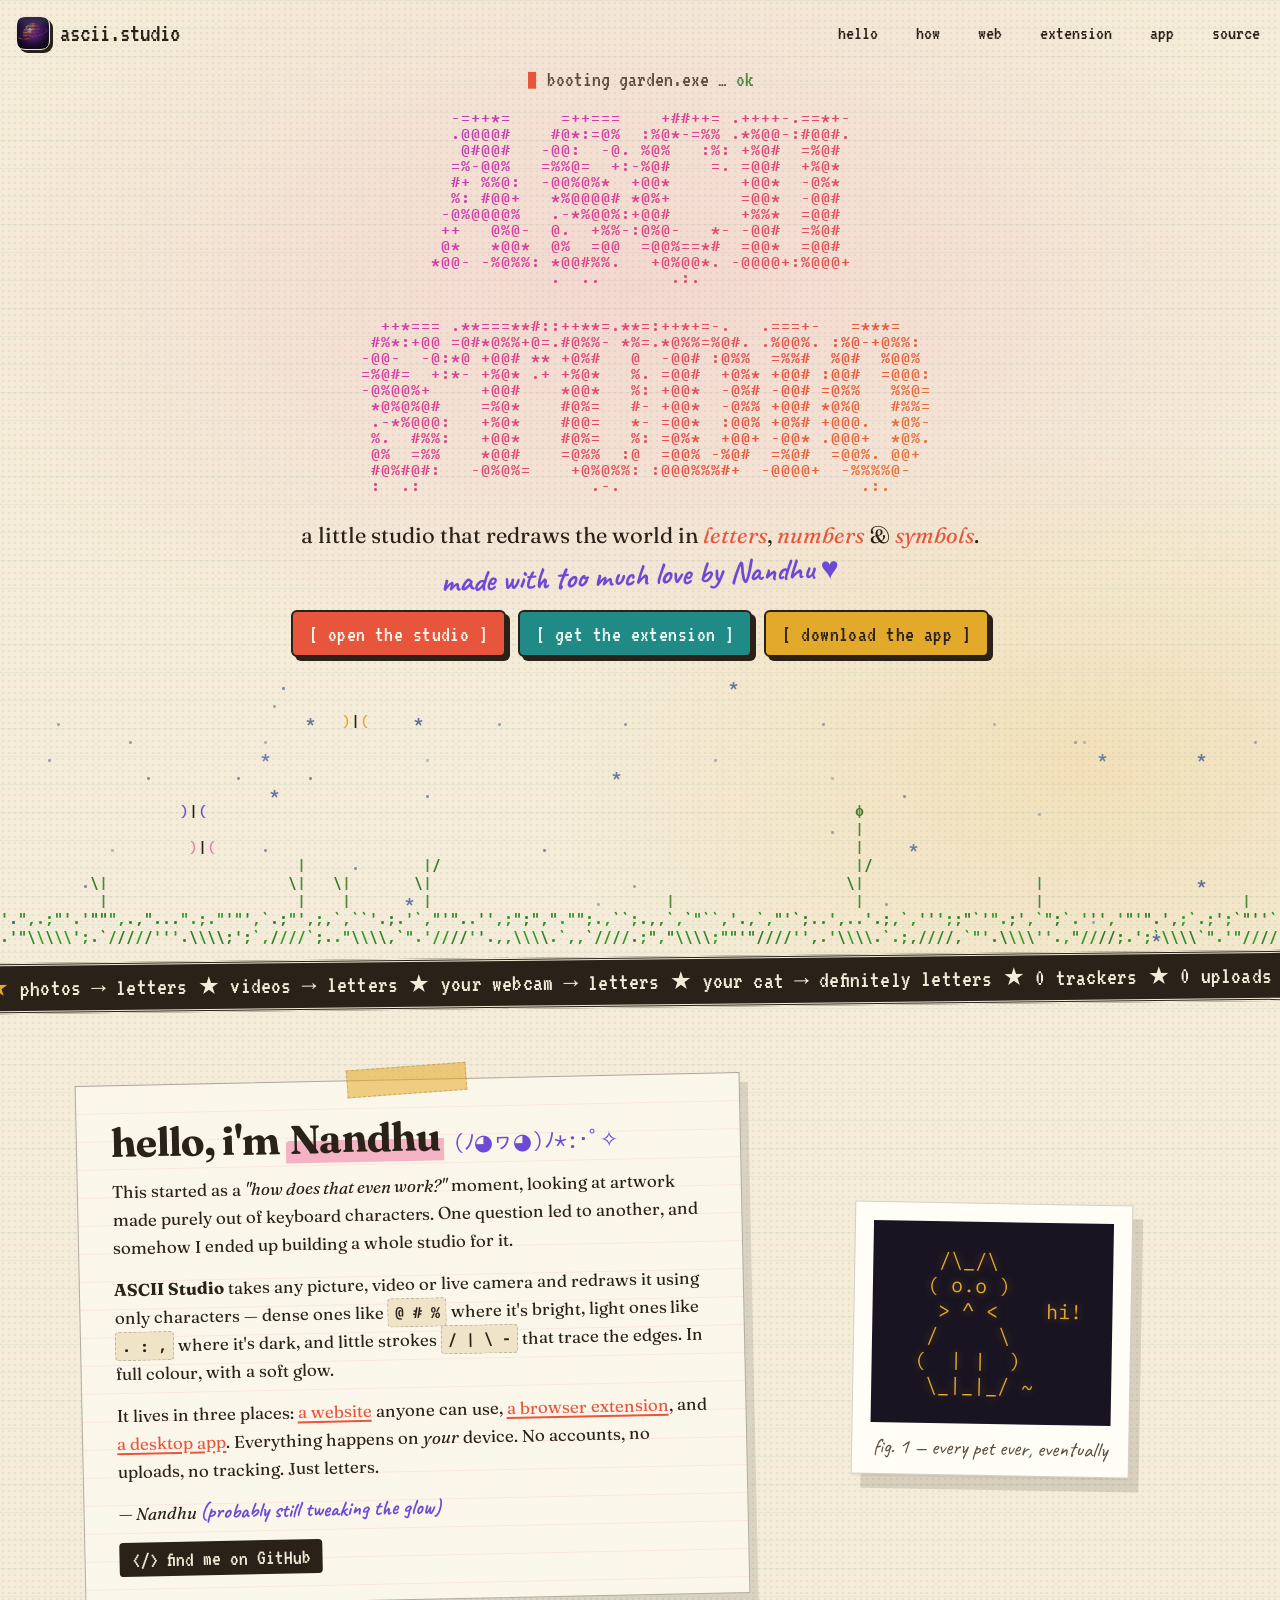
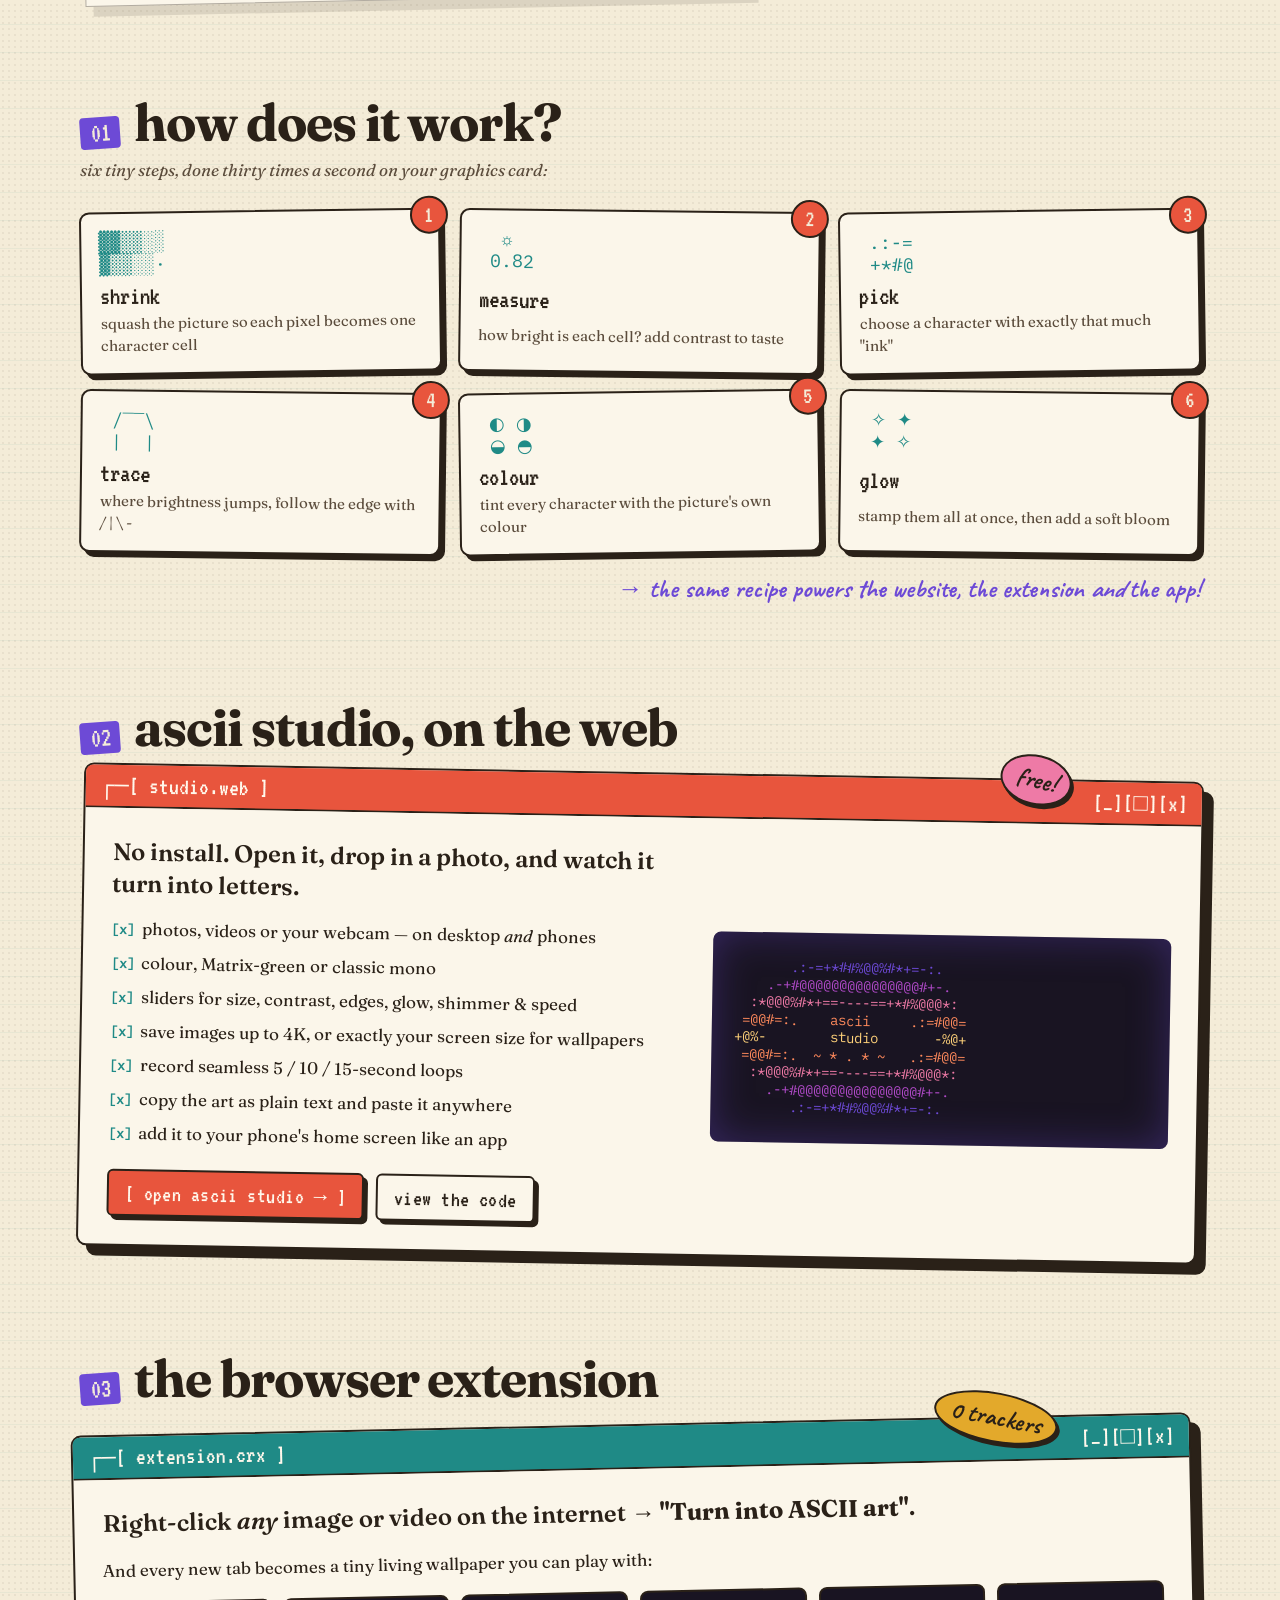
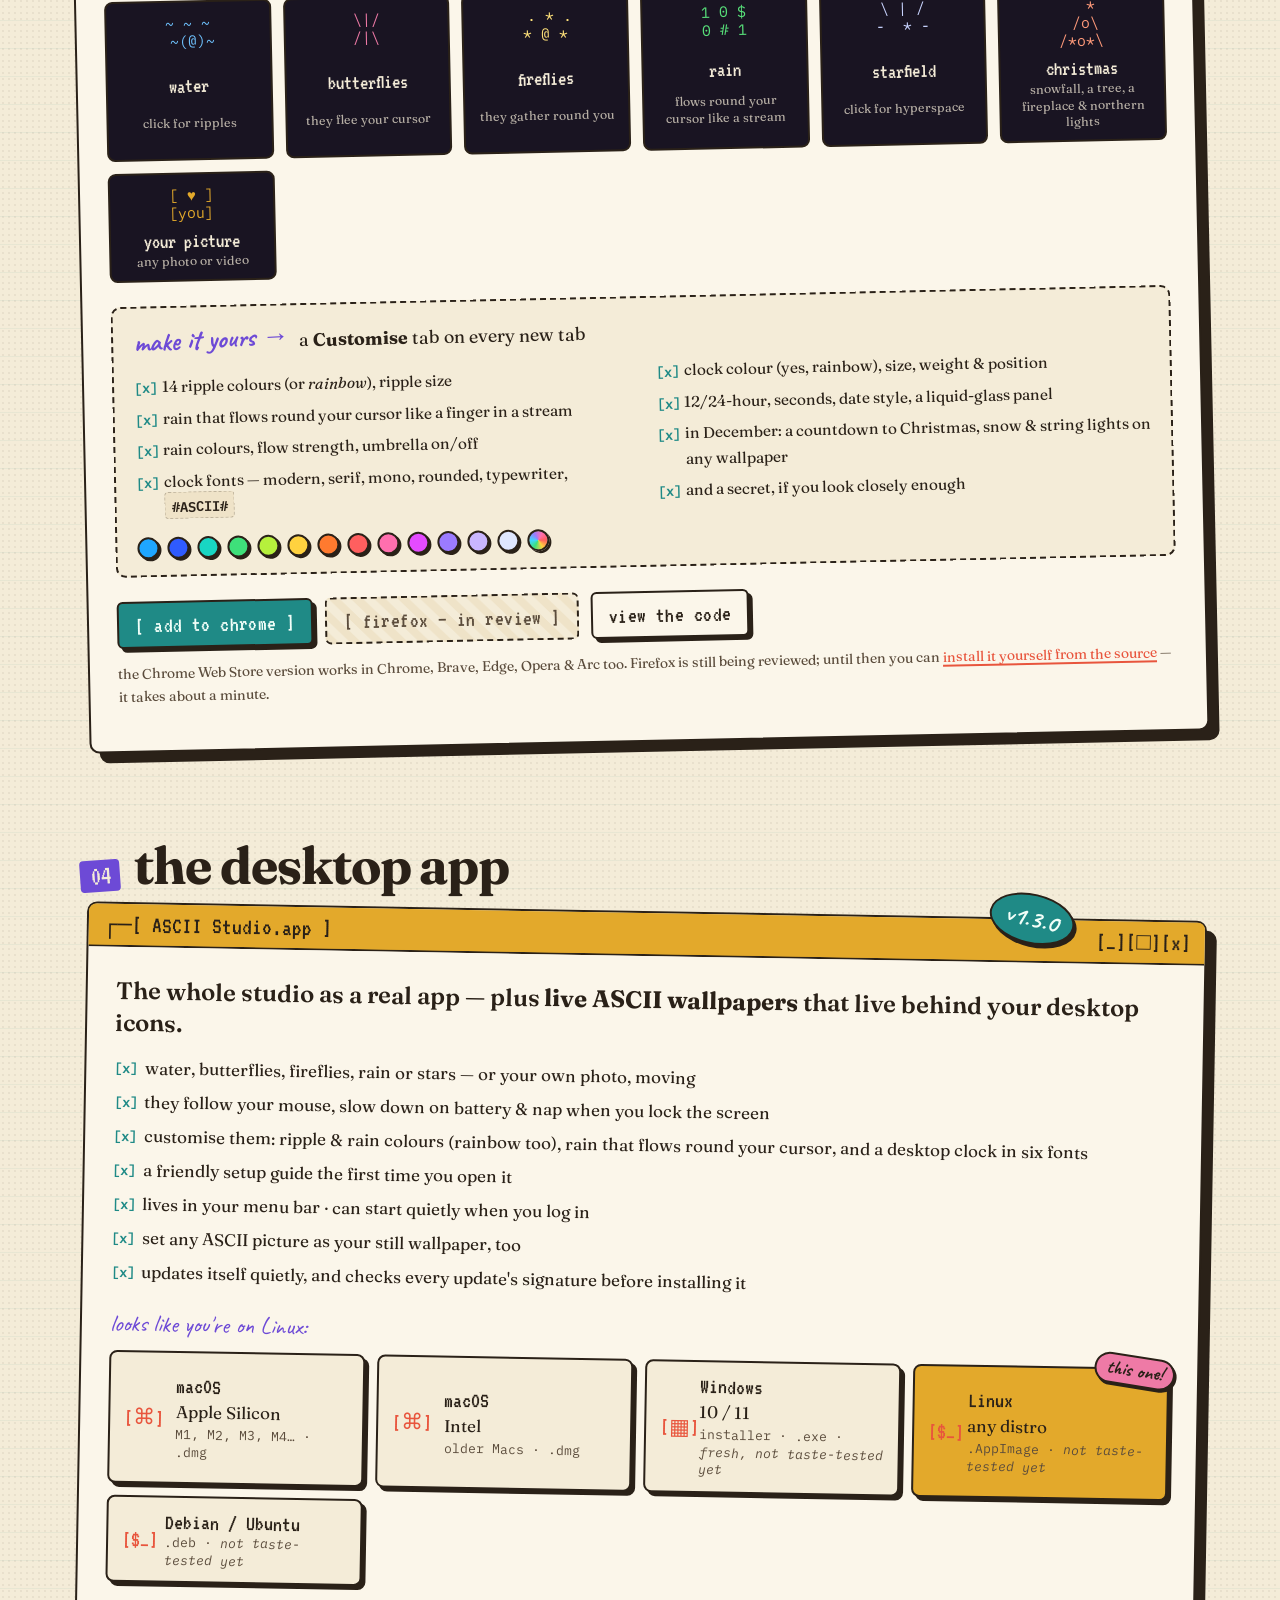
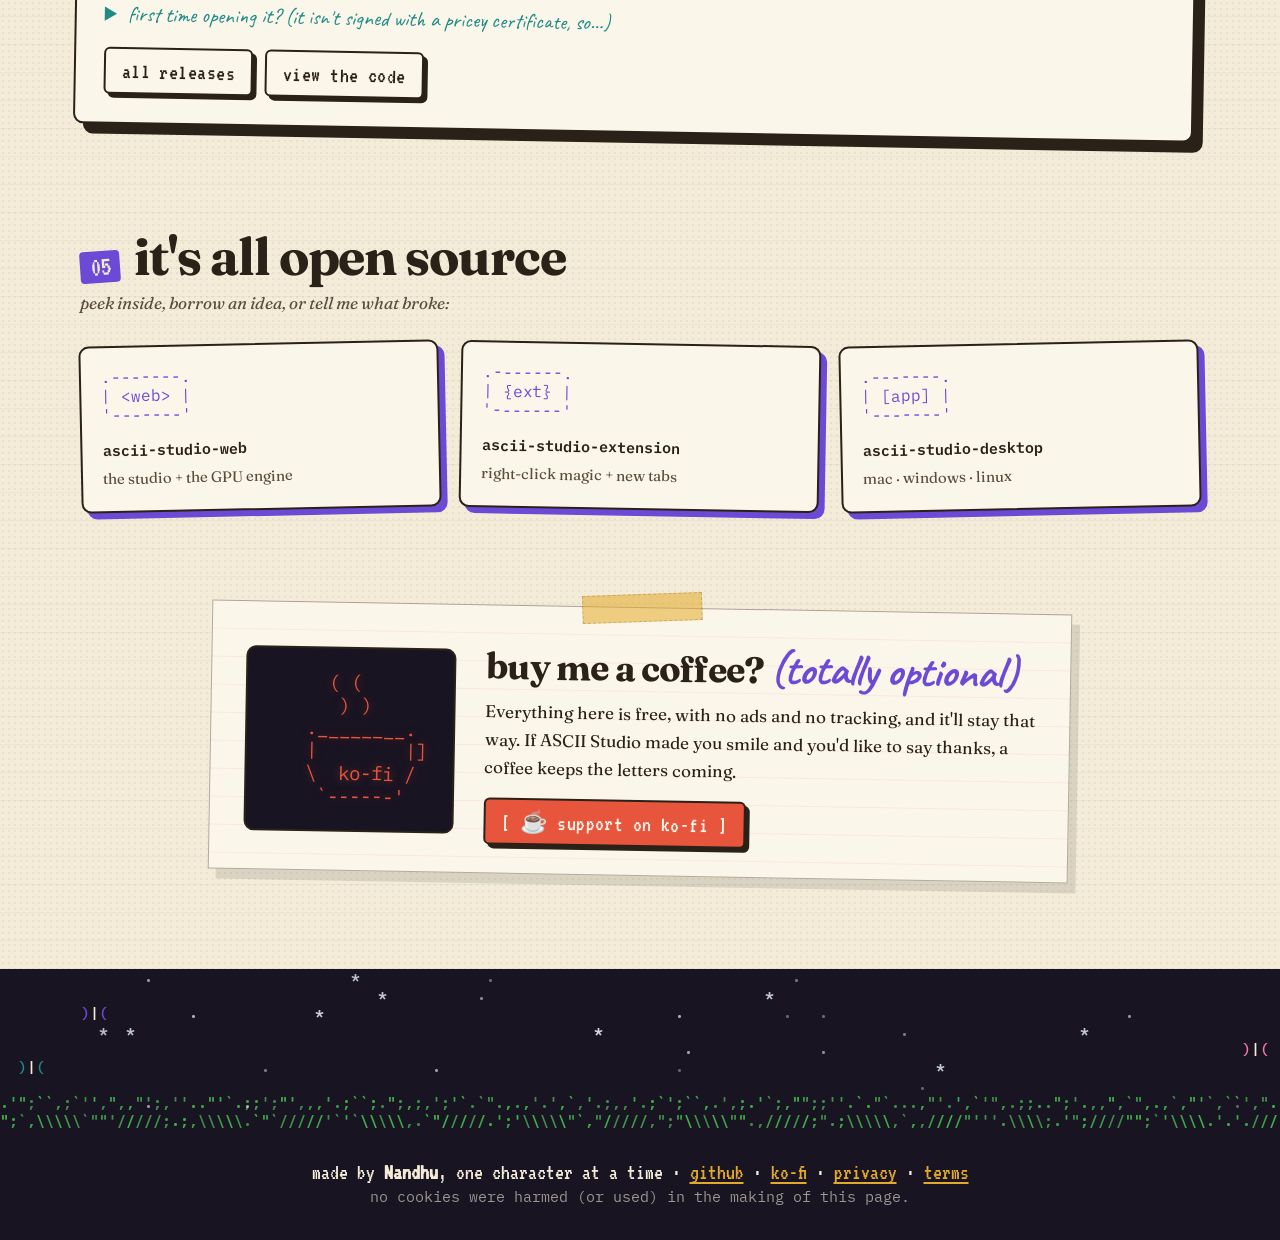
<file: index.html>
<!doctype html>
<html lang="en">
<head>
  <meta charset="utf-8">
  <meta name="viewport" content="width=device-width, initial-scale=1, viewport-fit=cover">
  <title>ASCII Studio · a garden of letters, by Nandhu</title>
  <meta name="description" content="ASCII Studio turns photos, videos and your camera into colourful ASCII art. On the web, as a browser extension, and as a desktop app. Made by Nandhu.">
  <meta name="theme-color" content="#f4ecd8">
  <link rel="icon" type="image/png" href="assets/favicon.png">
  <link rel="apple-touch-icon" href="assets/apple-touch-icon.png">
  <link rel="preconnect" href="https://fonts.googleapis.com">
  <link rel="preconnect" href="https://fonts.gstatic.com" crossorigin>
  <link href="https://fonts.googleapis.com/css2?family=Caveat:wght@500;700&family=Fraunces:ital,opsz,wght@0,9..144,400;0,9..144,700;1,9..144,400;1,9..144,600&family=IBM+Plex+Mono:ital,wght@0,400;0,600;1,400&family=VT323&display=swap" rel="stylesheet">
  <link rel="stylesheet" href="style.css">
</head>
<body>
  <a class="skip" href="#hello">skip to the words</a>

  <!-- ============================================================ HERO -->
  <header class="hero">
    <nav class="topnav" aria-label="Sections">
      <a class="brand" href="#top"><img src="assets/logo.png" alt="" width="34" height="34"> ascii.studio</a>
      <ul>
        <li><a href="#hello">hello</a></li>
        <li><a href="#how">how</a></li>
        <li><a href="#web">web</a></li>
        <li><a href="#extension">extension</a></li>
        <li><a href="#app">app</a></li>
        <li><a href="#source">source</a></li>
      </ul>
    </nav>

    <div class="hero-inner" id="top">
      <p class="eyebrow"><span class="blink">▮</span> booting garden.exe … <span class="ok">ok</span></p>
      <h1 class="title">
        <span class="sr-only">ASCII Studio</span>
        <canvas id="title-art" aria-hidden="true"></canvas>
      </h1>
      <p class="tagline">
        a little studio that redraws the world in <em>letters</em>, <em>numbers</em> &amp; <em>symbols</em>.
        <span class="scribble">made with too much love by Nandhu ♥</span>
      </p>
      <div class="cta">
        <a class="btn btn-tomato" href="#web">[ open the studio ]</a>
        <a class="btn btn-teal" href="#extension">[ get the extension ]</a>
        <a class="btn btn-mustard" href="#app">[ download the app ]</a>
      </div>
    </div>

    <canvas id="garden" class="garden" aria-label="An animated garden of ASCII flowers swaying in the breeze." role="img"></canvas>
  </header>

  <!-- ============================================================ TICKER -->
  <div class="ticker" aria-hidden="true">
    <div class="ticker-track">
      <span>★ photos → letters ★ videos → letters ★ your webcam → letters ★ your cat → definitely letters ★ 0 trackers ★ 0 uploads ★ 100% on your device ★ rainbow everything ★ free forever ★</span>
      <span>★ photos → letters ★ videos → letters ★ your webcam → letters ★ your cat → definitely letters ★ 0 trackers ★ 0 uploads ★ 100% on your device ★ rainbow everything ★ free forever ★</span>
    </div>
  </div>

  <main>
    <!-- ============================================================ HELLO -->
    <section class="hello" id="hello">
      <div class="note paper tilt-l">
        <span class="tape" aria-hidden="true"></span>
        <h2>hello, i'm <span class="name">Nandhu</span> <span class="wave" aria-hidden="true">(ﾉ◕ヮ◕)ﾉ*:･ﾟ✧</span></h2>
        <p>
          This started as a <em>"how does that even work?"</em> moment, looking at artwork made purely out of
          keyboard characters. One question led to another, and somehow I ended up building a whole studio for it.
        </p>
        <p>
          <b>ASCII Studio</b> takes any picture, video or live camera and redraws it using only characters
          — dense ones like <code>@ # %</code> where it's bright, light ones like <code>. : ,</code> where it's dark,
          and little strokes <code>/ | \ -</code> that trace the edges. In full colour, with a soft glow.
        </p>
        <p>
          It lives in three places: <a href="#web">a website</a> anyone can use,
          <a href="#extension">a browser extension</a>, and <a href="#app">a desktop app</a>.
          Everything happens on <em>your</em> device. No accounts, no uploads, no tracking. Just letters.
        </p>
        <p class="sign">— Nandhu <span class="scribble">(probably still tweaking the glow)</span></p>
        <a class="gh-link" href="https://github.com/zkp6c4vr89-coder" target="_blank" rel="noopener">
          <span aria-hidden="true">&lt;/&gt;</span> find me on GitHub
        </a>
      </div>

      <figure class="polaroid tilt-r">
        <pre class="ascii-cat" aria-label="A small ASCII drawing of a cat">
   /\_/\
  ( o.o )
   &gt; ^ &lt;    hi!
  /     \
 (  | |  )
  \_|_|_/ ~</pre>
        <figcaption>fig. 1 — every pet ever, eventually</figcaption>
      </figure>
    </section>

    <!-- ============================================================ HOW -->
    <section class="how" id="how">
      <h2 class="section-title"><span class="num">01</span> how does it work?</h2>
      <p class="section-sub">six tiny steps, done thirty times a second on your graphics card:</p>
      <ol class="steps">
        <li><pre aria-hidden="true">▓▓▒▒░░
▓▒▒░░·</pre><b>shrink</b><span>squash the picture so each pixel becomes one character cell</span></li>
        <li><pre aria-hidden="true">  ☼
 0.82</pre><b>measure</b><span>how bright is each cell? add contrast to taste</span></li>
        <li><pre aria-hidden="true"> .:-=
 +*#@</pre><b>pick</b><span>choose a character with exactly that much "ink"</span></li>
        <li><pre aria-hidden="true"> /‾‾\
 |  |</pre><b>trace</b><span>where brightness jumps, follow the edge with / | \ -</span></li>
        <li><pre aria-hidden="true"> ◐ ◑
 ◒ ◓</pre><b>colour</b><span>tint every character with the picture's own colour</span></li>
        <li><pre aria-hidden="true"> ✧ ✦
 ✦ ✧</pre><b>glow</b><span>stamp them all at once, then add a soft bloom</span></li>
      </ol>
      <p class="aside scribble">→ the same recipe powers the website, the extension <i>and</i> the app!</p>
    </section>

    <!-- ============================================================ WEB -->
    <section class="product" id="web">
      <h2 class="section-title"><span class="num">02</span> ascii studio, on the web</h2>
      <div class="window tilt-r">
        <div class="titlebar"><span>┌─[ studio.web ]</span><span class="controls" aria-hidden="true">[_][□][x]</span></div>
        <div class="window-body">
          <div class="copy">
            <p class="lead">No install. Open it, drop in a photo, and watch it turn into letters.</p>
            <ul class="ticks">
              <li>photos, videos or your webcam — on desktop <em>and</em> phones</li>
              <li>colour, Matrix-green or classic mono</li>
              <li>sliders for size, contrast, edges, glow, shimmer &amp; speed</li>
              <li>save images up to 4K, or exactly your screen size for wallpapers</li>
              <li>record seamless 5 / 10 / 15-second loops</li>
              <li>copy the art as plain text and paste it anywhere</li>
              <li>add it to your phone's home screen like an app</li>
            </ul>
            <div class="cta">
              <a class="btn btn-tomato" href="https://zkp6c4vr89-coder.github.io/ascii-studio-web/" target="_blank" rel="noopener">[ open ascii studio → ]</a>
              <a class="btn btn-ghost" href="https://github.com/zkp6c4vr89-coder/ascii-studio-web" target="_blank" rel="noopener">view the code</a>
            </div>
          </div>
          <pre class="screen" aria-hidden="true"><span class="c1">        .:-=+*##%@@%#*+=-:.</span>
<span class="c2">     .-+#@@@@@@@@@@@@@@@#+-.</span>
<span class="c3">   :*@@@%#*+==----==+*#%@@@*:</span>
<span class="c4">  =@@#=:.    ascii     .:=#@@=</span>
<span class="c5"> +@%-        studio       -%@+</span>
<span class="c4">  =@@#=:.  ~ * . * ~   .:=#@@=</span>
<span class="c3">   :*@@@%#*+==----==+*#%@@@*:</span>
<span class="c2">     .-+#@@@@@@@@@@@@@@@#+-.</span>
<span class="c1">        .:-=+*##%@@%#*+=-:.</span></pre>
        </div>
        <span class="sticker sticker-pink">free!</span>
      </div>
    </section>

    <!-- ============================================================ EXTENSION -->
    <section class="product" id="extension">
      <h2 class="section-title"><span class="num">03</span> the browser extension</h2>
      <div class="window tilt-l">
        <div class="titlebar teal"><span>┌─[ extension.crx ]</span><span class="controls" aria-hidden="true">[_][□][x]</span></div>
        <div class="window-body">
          <div class="copy">
            <p class="lead">Right-click <em>any</em> image or video on the internet → <b>"Turn into ASCII art"</b>.</p>
            <p>And every new tab becomes a tiny living wallpaper you can play with:</p>
            <ul class="scenes">
              <li><pre aria-hidden="true">~ ~ ~
 ~(@)~</pre><b>water</b><span>click for ripples</span></li>
              <li><pre aria-hidden="true">\|/
/|\</pre><b>butterflies</b><span>they flee your cursor</span></li>
              <li><pre aria-hidden="true"> . * .
* @ *</pre><b>fireflies</b><span>they gather round you</span></li>
              <li><pre aria-hidden="true">1 0 $
0 # 1</pre><b>rain</b><span>flows round your cursor like a stream</span></li>
              <li><pre aria-hidden="true">\ | /
-  * -</pre><b>starfield</b><span>click for hyperspace</span></li>
              <li><pre aria-hidden="true">  *
 /o\
/*o*\</pre><b>christmas</b><span>snowfall, a tree, a fireplace &amp; northern lights</span></li>
              <li><pre aria-hidden="true">[ ♥ ]
[you]</pre><b>your picture</b><span>any photo or video</span></li>
            </ul>
            <div class="customise">
              <p class="customise-title"><span class="scribble">make it yours →</span> a <b>Customise</b> tab on every new tab</p>
              <ul class="ticks two-col">
                <li>14 ripple colours (or <em>rainbow</em>), ripple size</li>
                <li>rain that flows round your cursor like a finger in a stream</li>
                <li>rain colours, flow strength, umbrella on/off</li>
                <li>clock fonts — modern, serif, mono, rounded, typewriter, <code>#ASCII#</code></li>
                <li>clock colour (yes, rainbow), size, weight &amp; position</li>
                <li>12/24-hour, seconds, date style, a liquid-glass panel</li>
                <li>in December: a countdown to Christmas, snow &amp; string lights on any wallpaper</li>
                <li>and a secret, if you look closely enough</li>
              </ul>
              <div class="dots" aria-hidden="true">
                <i style="--c:#1fa6ff"></i><i style="--c:#2f5bff"></i><i style="--c:#18d6c3"></i><i style="--c:#3ee07a"></i><i style="--c:#b6f03c"></i><i style="--c:#ffd23f"></i><i style="--c:#ff7a2f"></i><i style="--c:#ff5f5f"></i><i style="--c:#ff6fae"></i><i style="--c:#e44bff"></i><i style="--c:#9b7bff"></i><i style="--c:#c9b6ff"></i><i style="--c:#dfe7ff"></i><i class="rainbow"></i>
              </div>
            </div>
            <div class="cta">
              <a class="btn btn-teal" href="https://chromewebstore.google.com/detail/ascii-studio/hakkebdfegildgkhpmmoebncgjefcnmh" target="_blank" rel="noopener">[ add to chrome ]</a>
              <span class="btn btn-disabled" title="Waiting for Mozilla's review">[ firefox — in review ]</span>
              <a class="btn btn-ghost" href="https://github.com/zkp6c4vr89-coder/ascii-studio-extension" target="_blank" rel="noopener">view the code</a>
            </div>
            <p class="small">the Chrome Web Store version works in Chrome, Brave, Edge, Opera &amp; Arc too. Firefox is still being reviewed; until then you can <a href="https://github.com/zkp6c4vr89-coder/ascii-studio-extension#build" target="_blank" rel="noopener">install it yourself from the source</a> — it takes about a minute.</p>
          </div>
        </div>
        <span class="sticker sticker-mustard">0 trackers</span>
      </div>
    </section>

    <!-- ============================================================ APP -->
    <section class="product" id="app">
      <h2 class="section-title"><span class="num">04</span> the desktop app</h2>
      <div class="window tilt-r">
        <div class="titlebar mustard"><span>┌─[ ASCII Studio.app ]</span><span class="controls" aria-hidden="true">[_][□][x]</span></div>
        <div class="window-body">
          <div class="copy">
            <p class="lead">The whole studio as a real app — plus <b>live ASCII wallpapers</b> that live behind your desktop icons.</p>
            <ul class="ticks">
              <li>water, butterflies, fireflies, rain or stars — or your own photo, moving</li>
              <li>they follow your mouse, slow down on battery &amp; nap when you lock the screen</li>
              <li>customise them: ripple &amp; rain colours (rainbow too), rain that flows round your cursor, and a desktop clock in six fonts</li>
              <li>a friendly setup guide the first time you open it</li>
              <li>lives in your menu bar · can start quietly when you log in</li>
              <li>set any ASCII picture as your still wallpaper, too</li>
              <li>updates itself quietly, and checks every update's signature before installing it</li>
            </ul>

            <div class="downloads" id="downloads">
              <p class="detected" id="detected">pick your computer:</p>
              <a class="dl" data-os="mac-arm" href="https://github.com/zkp6c4vr89-coder/ascii-studio-desktop/releases/download/v1.3.0/ASCII-Studio-1.3.0-mac-arm64.dmg">
                <span class="dl-ico" aria-hidden="true">[⌘]</span><span><b>macOS</b> Apple Silicon<small>M1, M2, M3, M4… · .dmg</small></span></a>
              <a class="dl" data-os="mac-intel" href="https://github.com/zkp6c4vr89-coder/ascii-studio-desktop/releases/download/v1.3.0/ASCII-Studio-1.3.0-mac-x64.dmg">
                <span class="dl-ico" aria-hidden="true">[⌘]</span><span><b>macOS</b> Intel<small>older Macs · .dmg</small></span></a>
              <a class="dl" data-os="win" href="https://github.com/zkp6c4vr89-coder/ascii-studio-desktop/releases/download/v1.3.0/ASCII-Studio-1.3.0-win-x64.exe">
                <span class="dl-ico" aria-hidden="true">[▦]</span><span><b>Windows</b> 10 / 11<small>installer · .exe · <i>fresh, not taste-tested yet</i></small></span></a>
              <a class="dl" data-os="linux" href="https://github.com/zkp6c4vr89-coder/ascii-studio-desktop/releases/download/v1.3.0/ASCII-Studio-1.3.0-linux-x86_64.AppImage">
                <span class="dl-ico" aria-hidden="true">[$_]</span><span><b>Linux</b> any distro<small>.AppImage · <i>not taste-tested yet</i></small></span></a>
              <a class="dl" data-os="deb" href="https://github.com/zkp6c4vr89-coder/ascii-studio-desktop/releases/download/v1.3.0/ASCII-Studio-1.3.0-linux-amd64.deb">
                <span class="dl-ico" aria-hidden="true">[$_]</span><span><b>Debian / Ubuntu</b><small>.deb · <i>not taste-tested yet</i></small></span></a>
            </div>

            <details class="howto">
              <summary>first time opening it? (it isn't signed with a pricey certificate, so…)</summary>
              <ul>
                <li><b>macOS:</b> drag it into Applications and open it. When macOS says it can't check the app, click <b>Done</b>, then go to <b>System Settings → Privacy &amp; Security</b>, scroll down and click <b>Open Anyway</b> (twice). You only do this once; after that it updates itself.</li>
                <li><b>Windows:</b> if a blue SmartScreen box appears, click <b>More info › Run anyway</b>.</li>
                <li><b>Linux:</b> <code>chmod +x ASCII-Studio-*.AppImage</code> and run it, or <code>sudo apt install ./ASCII-Studio-*.deb</code>.</li>
              </ul>
            </details>
            <div class="cta">
              <a class="btn btn-ghost" href="https://github.com/zkp6c4vr89-coder/ascii-studio-desktop/releases/latest" target="_blank" rel="noopener">all releases</a>
              <a class="btn btn-ghost" href="https://github.com/zkp6c4vr89-coder/ascii-studio-desktop" target="_blank" rel="noopener">view the code</a>
            </div>
          </div>
        </div>
        <span class="sticker sticker-teal">v1.3.0</span>
      </div>
    </section>

    <!-- ============================================================ SOURCE -->
    <section class="source" id="source">
      <h2 class="section-title"><span class="num">05</span> it's all open source</h2>
      <p class="section-sub">peek inside, borrow an idea, or tell me what broke:</p>
      <div class="repos">
        <a class="repo tilt-l" href="https://github.com/zkp6c4vr89-coder/ascii-studio-web" target="_blank" rel="noopener">
          <pre aria-hidden="true">.-------.
| &lt;web&gt; |
'-------'</pre><b>ascii-studio-web</b><span>the studio + the GPU engine</span></a>
        <a class="repo tilt-r" href="https://github.com/zkp6c4vr89-coder/ascii-studio-extension" target="_blank" rel="noopener">
          <pre aria-hidden="true">.-------.
| {ext} |
'-------'</pre><b>ascii-studio-extension</b><span>right-click magic + new tabs</span></a>
        <a class="repo tilt-l" href="https://github.com/zkp6c4vr89-coder/ascii-studio-desktop" target="_blank" rel="noopener">
          <pre aria-hidden="true">.-------.
| [app] |
'-------'</pre><b>ascii-studio-desktop</b><span>mac · windows · linux</span></a>
      </div>
    </section>

    <!-- ============================================================ SUPPORT -->
    <section class="support" id="support">
      <div class="kofi paper tilt-r">
        <span class="tape" aria-hidden="true"></span>
        <pre class="cup" aria-hidden="true">     ( (
      ) )
   .________.
   |        |]
   \  ko-fi /
    `------'</pre>
        <div class="kofi-copy">
          <h2>buy me a coffee? <span class="scribble">(totally optional)</span></h2>
          <p>Everything here is free, with no ads and no tracking, and it'll stay that way. If ASCII Studio
            made you smile and you'd like to say thanks, a coffee keeps the letters coming.</p>
          <a class="btn btn-tomato" href="https://ko-fi.com/nandhu_sauce" target="_blank" rel="noopener">[ ☕ support on ko-fi ]</a>
        </div>
      </div>
    </section>
  </main>

  <!-- ============================================================ FOOTER -->
  <footer class="footer">
    <canvas id="garden-foot" class="garden small" aria-hidden="true"></canvas>
    <div class="foot-inner">
      <p>made by <b>Nandhu</b>, one character at a time ·
        <a href="https://github.com/zkp6c4vr89-coder" target="_blank" rel="noopener">github</a> ·
        <a href="https://ko-fi.com/nandhu_sauce" target="_blank" rel="noopener">ko-fi</a> ·
        <a href="privacy.html">privacy</a> · <a href="terms.html">terms</a></p>
      <p class="small">no cookies were harmed (or used) in the making of this page.</p>
    </div>
  </footer>

  <script type="module" src="js/main.js"></script>
</body>
</html>
</file>
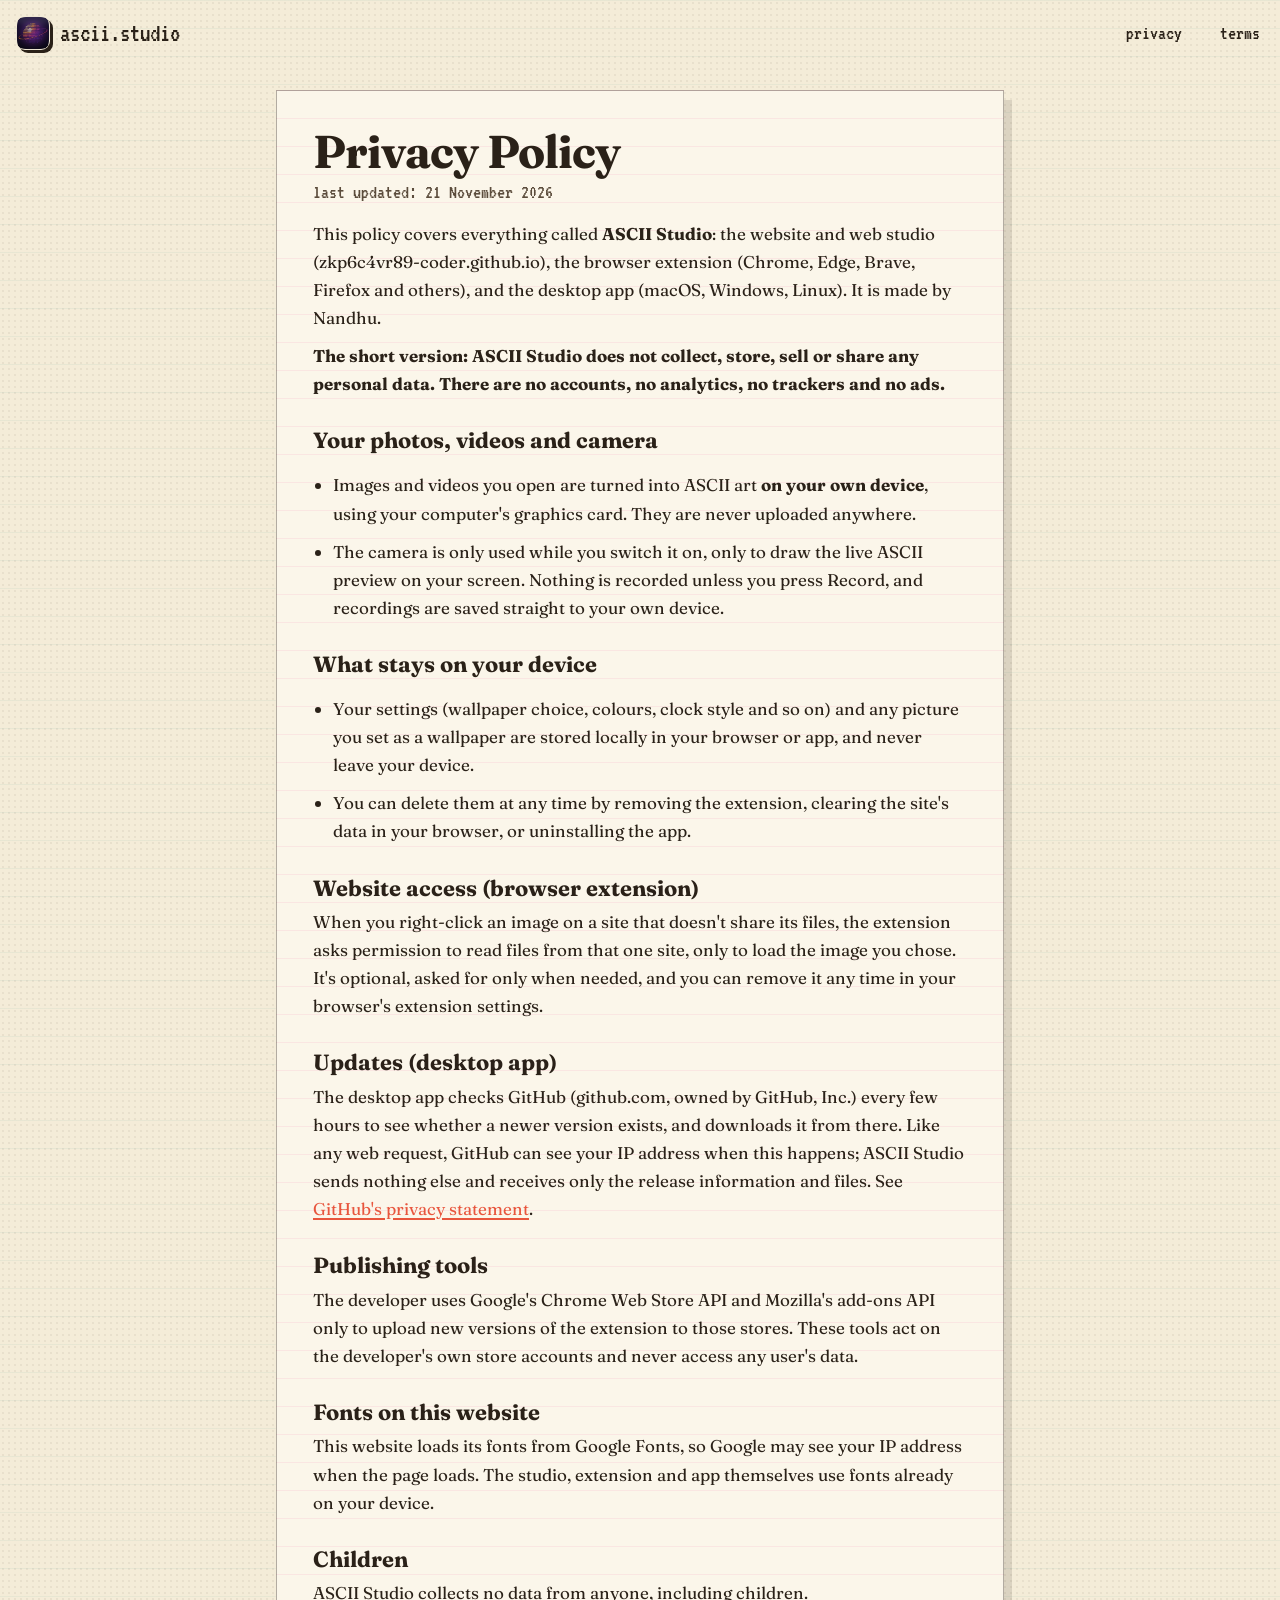
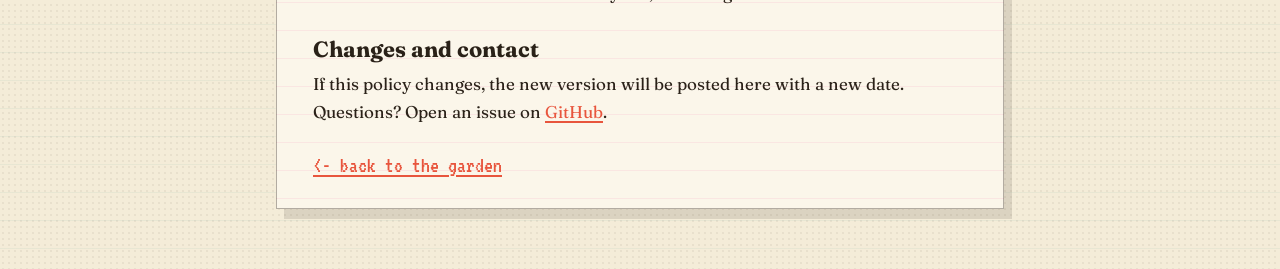
<file: privacy.html>
<!doctype html>
<html lang="en">
<head>
  <meta charset="utf-8">
  <meta name="viewport" content="width=device-width, initial-scale=1">
  <title>Privacy Policy · ASCII Studio</title>
  <meta name="description" content="ASCII Studio privacy policy: nothing is collected, uploaded or tracked.">
  <link rel="icon" type="image/png" href="assets/favicon.png">
  <link rel="preconnect" href="https://fonts.googleapis.com">
  <link rel="preconnect" href="https://fonts.gstatic.com" crossorigin>
  <link href="https://fonts.googleapis.com/css2?family=Caveat:wght@700&family=Fraunces:ital,opsz,wght@0,9..144,400;0,9..144,700;1,9..144,400&family=IBM+Plex+Mono:wght@400;600&family=VT323&display=swap" rel="stylesheet">
  <link rel="stylesheet" href="style.css">
  <style>
    .legal { max-width: 760px; margin: 0 auto; padding: 24px var(--gutter) 60px; }
    .legal .paper { padding: 36px 36px 28px; }
    .legal h1 { font: 700 clamp(32px, 5vw, 46px)/1.1 var(--serif); letter-spacing: -0.02em; margin: 0 0 4px; }
    .legal h2 { font: 700 22px/1.3 var(--serif); margin: 28px 0 6px; }
    .legal p, .legal li { margin: 0 0 10px; }
    .legal ul { padding-left: 1.2em; }
    .legal .updated { font: 20px var(--pixel); color: var(--ink-2); margin: 0 0 18px; }
    .back { display: inline-block; margin: 18px 0 0; font: 22px var(--pixel); }
  </style>
</head>
<body>
  <nav class="topnav"><a class="brand" href="./"><img src="assets/logo.png" alt="" width="34" height="34"> ascii.studio</a>
    <ul style="display:flex"><li><a href="privacy.html">privacy</a></li><li><a href="terms.html">terms</a></li></ul></nav>
  <main class="legal">
    <article class="paper">
      <h1>Privacy Policy</h1>
      <p class="updated">last updated: 21 November 2026</p>
      <p>This policy covers everything called <b>ASCII Studio</b>: the website and web studio
        (zkp6c4vr89-coder.github.io), the browser extension (Chrome, Edge, Brave, Firefox and others),
        and the desktop app (macOS, Windows, Linux). It is made by Nandhu.</p>
      <p><b>The short version: ASCII Studio does not collect, store, sell or share any personal data.
        There are no accounts, no analytics, no trackers and no ads.</b></p>

      <h2>Your photos, videos and camera</h2>
      <ul>
        <li>Images and videos you open are turned into ASCII art <b>on your own device</b>, using your
          computer's graphics card. They are never uploaded anywhere.</li>
        <li>The camera is only used while you switch it on, only to draw the live ASCII preview on your
          screen. Nothing is recorded unless you press Record, and recordings are saved straight to your
          own device.</li>
      </ul>

      <h2>What stays on your device</h2>
      <ul>
        <li>Your settings (wallpaper choice, colours, clock style and so on) and any picture you set as a
          wallpaper are stored locally in your browser or app, and never leave your device.</li>
        <li>You can delete them at any time by removing the extension, clearing the site's data in your
          browser, or uninstalling the app.</li>
      </ul>

      <h2>Website access (browser extension)</h2>
      <p>When you right-click an image on a site that doesn't share its files, the extension asks
        permission to read files from that one site, only to load the image you chose. It's optional,
        asked for only when needed, and you can remove it any time in your browser's extension settings.</p>

      <h2>Updates (desktop app)</h2>
      <p>The desktop app checks GitHub (github.com, owned by GitHub, Inc.) every few hours to see whether
        a newer version exists, and downloads it from there. Like any web request, GitHub can see your IP
        address when this happens; ASCII Studio sends nothing else and receives only the release
        information and files. See <a href="https://docs.github.com/site-policy/privacy-policies/github-general-privacy-statement">GitHub's privacy statement</a>.</p>

      <h2>Publishing tools</h2>
      <p>The developer uses Google's Chrome Web Store API and Mozilla's add-ons API only to upload new
        versions of the extension to those stores. These tools act on the developer's own store accounts
        and never access any user's data.</p>

      <h2>Fonts on this website</h2>
      <p>This website loads its fonts from Google Fonts, so Google may see your IP address when the page
        loads. The studio, extension and app themselves use fonts already on your device.</p>

      <h2>Children</h2>
      <p>ASCII Studio collects no data from anyone, including children.</p>

      <h2>Changes and contact</h2>
      <p>If this policy changes, the new version will be posted here with a new date. Questions?
        Open an issue on <a href="https://github.com/zkp6c4vr89-coder">GitHub</a>.</p>
      <a class="back" href="./">&lt;- back to the garden</a>
    </article>
  </main>
</body>
</html>
</file>
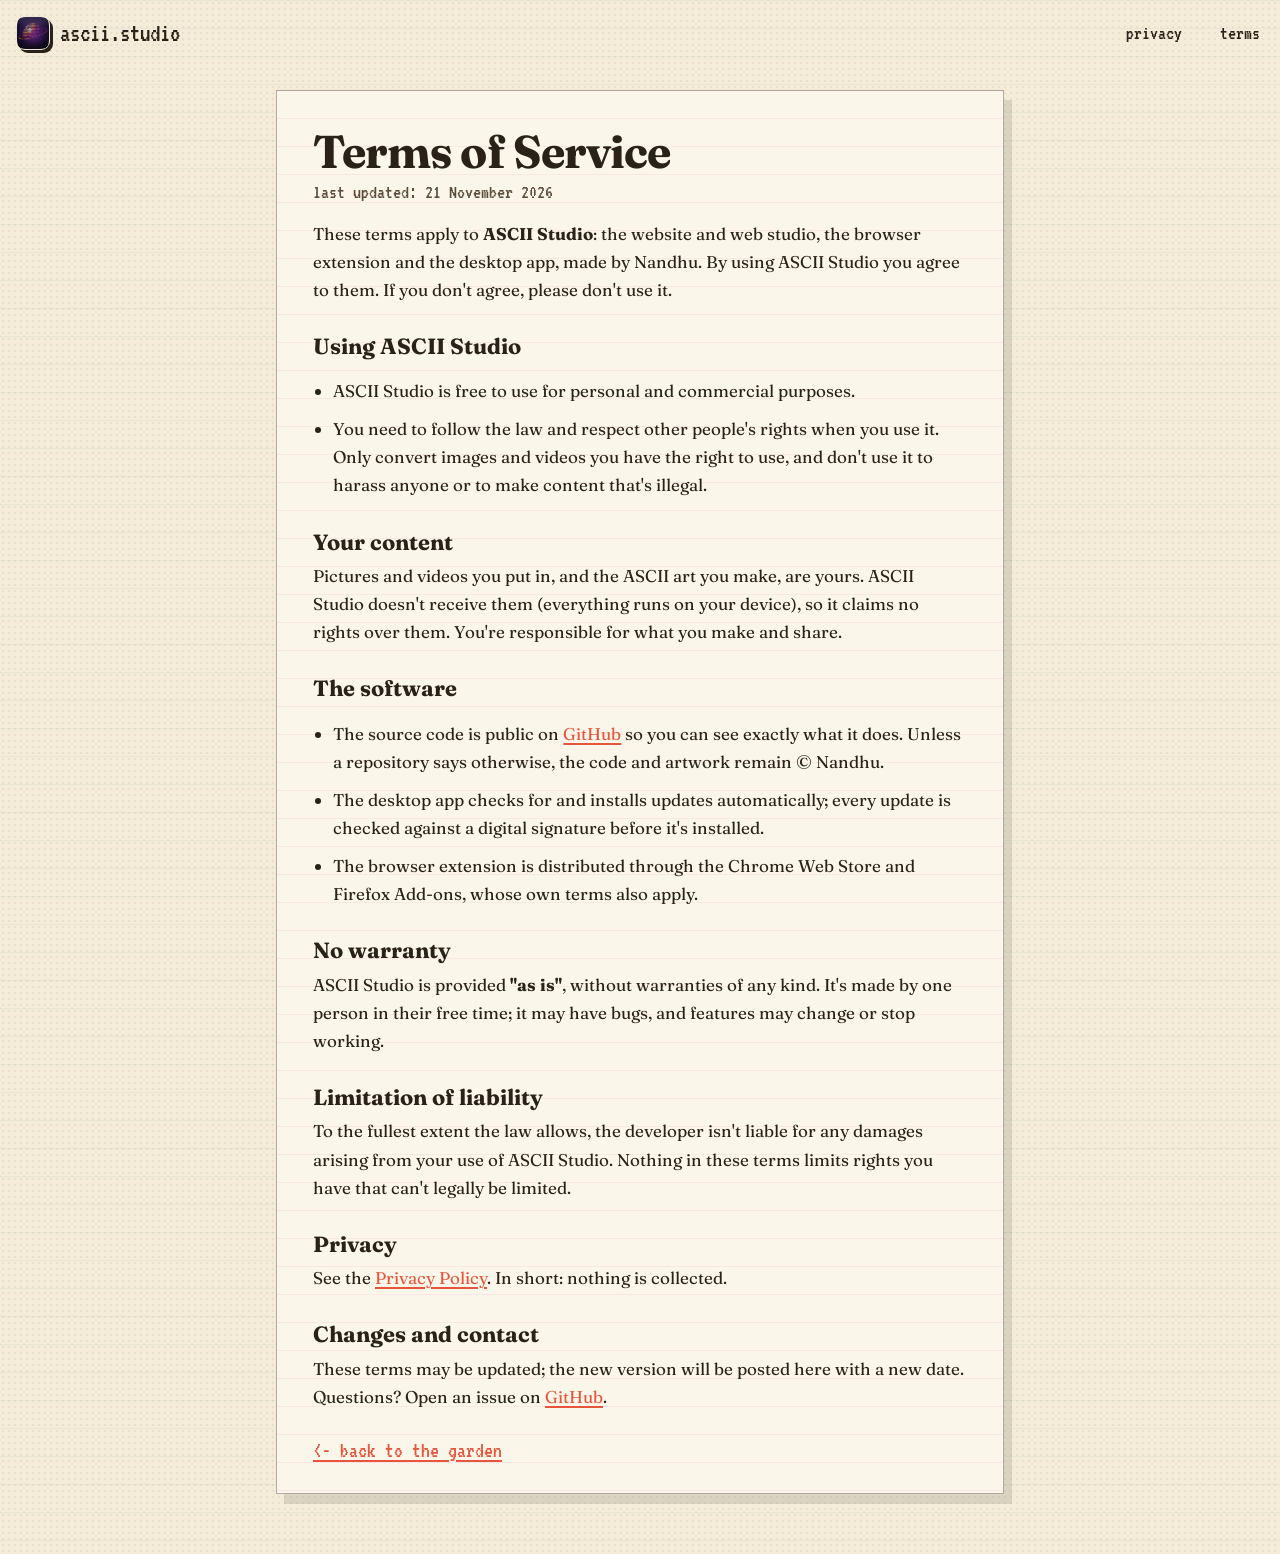
<file: terms.html>
<!doctype html>
<html lang="en">
<head>
  <meta charset="utf-8">
  <meta name="viewport" content="width=device-width, initial-scale=1">
  <title>Terms of Service · ASCII Studio</title>
  <meta name="description" content="ASCII Studio terms of service.">
  <link rel="icon" type="image/png" href="assets/favicon.png">
  <link rel="preconnect" href="https://fonts.googleapis.com">
  <link rel="preconnect" href="https://fonts.gstatic.com" crossorigin>
  <link href="https://fonts.googleapis.com/css2?family=Caveat:wght@700&family=Fraunces:ital,opsz,wght@0,9..144,400;0,9..144,700;1,9..144,400&family=IBM+Plex+Mono:wght@400;600&family=VT323&display=swap" rel="stylesheet">
  <link rel="stylesheet" href="style.css">
  <style>
    .legal { max-width: 760px; margin: 0 auto; padding: 24px var(--gutter) 60px; }
    .legal .paper { padding: 36px 36px 28px; }
    .legal h1 { font: 700 clamp(32px, 5vw, 46px)/1.1 var(--serif); letter-spacing: -0.02em; margin: 0 0 4px; }
    .legal h2 { font: 700 22px/1.3 var(--serif); margin: 28px 0 6px; }
    .legal p, .legal li { margin: 0 0 10px; }
    .legal ul { padding-left: 1.2em; }
    .legal .updated { font: 20px var(--pixel); color: var(--ink-2); margin: 0 0 18px; }
    .back { display: inline-block; margin: 18px 0 0; font: 22px var(--pixel); }
  </style>
</head>
<body>
  <nav class="topnav"><a class="brand" href="./"><img src="assets/logo.png" alt="" width="34" height="34"> ascii.studio</a>
    <ul style="display:flex"><li><a href="privacy.html">privacy</a></li><li><a href="terms.html">terms</a></li></ul></nav>
  <main class="legal">
    <article class="paper">
      <h1>Terms of Service</h1>
      <p class="updated">last updated: 21 November 2026</p>
      <p>These terms apply to <b>ASCII Studio</b>: the website and web studio, the browser extension and
        the desktop app, made by Nandhu. By using ASCII Studio you agree to them. If you don't agree,
        please don't use it.</p>

      <h2>Using ASCII Studio</h2>
      <ul>
        <li>ASCII Studio is free to use for personal and commercial purposes.</li>
        <li>You need to follow the law and respect other people's rights when you use it. Only convert
          images and videos you have the right to use, and don't use it to harass anyone or to make
          content that's illegal.</li>
      </ul>

      <h2>Your content</h2>
      <p>Pictures and videos you put in, and the ASCII art you make, are yours. ASCII Studio doesn't
        receive them (everything runs on your device), so it claims no rights over them. You're responsible
        for what you make and share.</p>

      <h2>The software</h2>
      <ul>
        <li>The source code is public on <a href="https://github.com/zkp6c4vr89-coder">GitHub</a> so you can see
          exactly what it does. Unless a repository says otherwise, the code and artwork remain © Nandhu.</li>
        <li>The desktop app checks for and installs updates automatically; every update is checked against a
          digital signature before it's installed.</li>
        <li>The browser extension is distributed through the Chrome Web Store and Firefox Add-ons, whose own
          terms also apply.</li>
      </ul>

      <h2>No warranty</h2>
      <p>ASCII Studio is provided <b>"as is"</b>, without warranties of any kind. It's made by one person in
        their free time; it may have bugs, and features may change or stop working.</p>

      <h2>Limitation of liability</h2>
      <p>To the fullest extent the law allows, the developer isn't liable for any damages arising from your
        use of ASCII Studio. Nothing in these terms limits rights you have that can't legally be limited.</p>

      <h2>Privacy</h2>
      <p>See the <a href="privacy.html">Privacy Policy</a>. In short: nothing is collected.</p>

      <h2>Changes and contact</h2>
      <p>These terms may be updated; the new version will be posted here with a new date. Questions? Open an
        issue on <a href="https://github.com/zkp6c4vr89-coder">GitHub</a>.</p>
      <a class="back" href="./">&lt;- back to the garden</a>
    </article>
  </main>
</body>
</html>
</file>
<file: style.css>
/* ASCII Studio: the zine. Warm paper, risograph inks, terminal type, handwritten notes. */

:root {
  --paper: #f4ecd8;
  --paper-2: #efe3c8;
  --paper-3: #fbf6ea;
  --ink: #2a2118;
  --ink-2: #5b4c3c;
  --tomato: #e8553d;
  --pink: #ee7aa6;
  --teal: #1f8a86;
  --mustard: #e3a92b;
  --violet: #6d4ad6;
  --leaf: #4f8a3a;
  --night: #191422;

  --mono: "IBM Plex Mono", ui-monospace, Menlo, monospace;
  --pixel: "VT323", ui-monospace, monospace;
  --serif: "Fraunces", Georgia, serif;
  --hand: "Caveat", "Comic Sans MS", cursive;
  --gutter: max(16px, env(safe-area-inset-left));
}

* { box-sizing: border-box; }
html { scroll-behavior: smooth; -webkit-text-size-adjust: 100%; overflow-x: clip; }
@media (prefers-reduced-motion: reduce) { html { scroll-behavior: auto; } }

body {
  margin: 0;
  color: var(--ink);
  background-color: var(--paper);
  /* paper grain + faint graph lines, like an old notebook */
  background-image:
    radial-gradient(rgba(42, 33, 24, 0.06) 1px, transparent 1px),
    linear-gradient(rgba(31, 138, 134, 0.06) 1px, transparent 1px);
  background-size: 6px 6px, 100% 28px;
  font: 400 17px/1.65 var(--serif);
  font-optical-sizing: auto;
  overflow-x: clip;   /* the tilted ticker pokes out a little; never scroll sideways */
}

a { color: var(--tomato); text-decoration-thickness: 2px; text-underline-offset: 3px; }
a:hover { color: var(--violet); }
code { font: 600 0.9em var(--mono); background: var(--paper-2); padding: 1px 6px; border-radius: 4px; border: 1px dashed rgba(42, 33, 24, 0.25); }
pre { margin: 0; font-family: var(--mono); }
:focus-visible { outline: 3px dashed var(--violet); outline-offset: 3px; }

.sr-only { position: absolute; width: 1px; height: 1px; overflow: hidden; clip: rect(0 0 0 0); white-space: nowrap; }
.skip { position: absolute; left: -999px; top: 8px; background: var(--ink); color: var(--paper); padding: 6px 10px; z-index: 50; }
.skip:focus { left: 8px; }
.small { font-size: 14px; color: var(--ink-2); }
.scribble { font: 700 1.25em/1.1 var(--hand); color: var(--violet); }

.tilt-l { transform: rotate(-1.2deg); }
.tilt-r { transform: rotate(1deg); }

/* ---------------------------------------------------------------- hero */
.hero {
  position: relative;
  min-height: 100svh;
  display: flex; flex-direction: column;
  background:
    radial-gradient(80% 60% at 50% 30%, rgba(238, 122, 166, 0.18), transparent 70%),
    radial-gradient(60% 50% at 85% 80%, rgba(227, 169, 43, 0.18), transparent 70%);
  overflow: hidden;
}
.topnav {
  display: flex; align-items: center; justify-content: space-between; gap: 16px; flex-wrap: wrap;
  padding: 16px var(--gutter);
  font: 20px/1 var(--pixel);
  position: relative; z-index: 3;
}
.brand { display: flex; align-items: center; gap: 10px; color: var(--ink); text-decoration: none; font-size: 26px; }
.brand img { border-radius: 9px; box-shadow: 3px 3px 0 var(--ink); }
.topnav ul { display: flex; gap: 4px 14px; flex-wrap: wrap; list-style: none; margin: 0; padding: 0; }
.topnav ul a { color: var(--ink); text-decoration: none; padding: 2px 4px; }
.topnav ul a::before { content: "> "; color: var(--tomato); opacity: 0; transition: opacity 0.15s; }
.topnav ul a:hover::before { opacity: 1; }

.hero-inner {
  position: relative; z-index: 2;
  flex: 1;
  display: flex; flex-direction: column; align-items: center; justify-content: center;
  text-align: center;
  padding: 0 var(--gutter) 300px;
  pointer-events: none;
}
.hero-inner > * { pointer-events: auto; }
.eyebrow { font: 22px var(--pixel); color: var(--ink-2); margin: 0 0 4px; }
.eyebrow .ok { color: var(--leaf); }
.blink { animation: blink 1s steps(1) infinite; color: var(--tomato); }
@keyframes blink { 50% { opacity: 0; } }
.title { margin: 0; width: min(1100px, 100%); line-height: 0; }
#title-art { width: 100%; height: auto; display: block; }
.tagline { max-width: 680px; margin: 8px 0 18px; font-size: clamp(18px, 2.4vw, 22px); line-height: 1.5; }
.tagline em { font-style: italic; color: var(--tomato); }
.tagline .scribble { display: block; margin-top: 6px; transform: rotate(-2deg); font-size: 1.4em; }

.garden { position: absolute; left: 0; right: 0; bottom: 0; width: 100%; height: 280px; z-index: 1; }
.garden.small { position: relative; height: 170px; cursor: default; }

/* ---------------------------------------------------------------- buttons */
.cta { display: flex; flex-wrap: wrap; gap: 12px; justify-content: center; }
.btn {
  display: inline-block;
  font: 22px/1 var(--pixel);
  letter-spacing: 0.02em;
  color: var(--ink);
  text-decoration: none;
  padding: 11px 16px 10px;
  border: 2px solid var(--ink);
  border-radius: 6px;
  box-shadow: 4px 4px 0 var(--ink);
  transition: transform 0.08s, box-shadow 0.08s;
}
.btn:hover { color: var(--ink); transform: translate(-1px, -1px); box-shadow: 5px 5px 0 var(--ink); }
.btn:active { transform: translate(3px, 3px); box-shadow: 1px 1px 0 var(--ink); }
.btn-tomato { background: var(--tomato); color: #fff8ec; }
.btn-tomato:hover { color: #fff8ec; }
.btn-teal { background: var(--teal); color: #f2fff9; }
.btn-teal:hover { color: #f2fff9; }
.btn-mustard { background: var(--mustard); }
.btn-ghost { background: var(--paper-3); }
.btn-disabled { background: repeating-linear-gradient(45deg, var(--paper-2) 0 8px, var(--paper) 8px 16px); color: var(--ink-2); box-shadow: none; border-style: dashed; cursor: not-allowed; }

/* ---------------------------------------------------------------- ticker */
.ticker {
  background: var(--ink); color: var(--paper);
  border-block: 3px double var(--paper);
  overflow: hidden; white-space: nowrap;
  font: 24px/1 var(--pixel);
  padding: 10px 0;
  transform: rotate(-0.6deg) scale(1.02);
  position: relative; z-index: 4;
}
.ticker-track { display: inline-flex; animation: tick 45s linear infinite; }
.ticker-track span { padding-right: 2ch; }
.ticker-track span::first-letter { color: var(--mustard); }
@keyframes tick { to { transform: translateX(-50%); } }
@media (prefers-reduced-motion: reduce) { .ticker-track { animation: none; } .blink { animation: none; } }

main { padding: 0 var(--gutter); }
section { max-width: 1120px; margin: 0 auto; padding: 72px 0 24px; }

.section-title {
  font: 700 clamp(30px, 5vw, 52px)/1.05 var(--serif);
  letter-spacing: -0.02em;
  margin: 0 0 6px;
  display: flex; align-items: baseline; gap: 14px; flex-wrap: wrap;
}
.section-title .num {
  font: 28px var(--pixel);
  color: var(--paper);
  background: var(--violet);
  padding: 2px 10px;
  border-radius: 4px;
  transform: rotate(-4deg);
}
.section-sub { margin: 0 0 26px; color: var(--ink-2); font-style: italic; }

/* ---------------------------------------------------------------- hello */
.hello { display: grid; grid-template-columns: minmax(0, 1.6fr) minmax(0, 1fr); gap: 40px; align-items: center; }
.paper {
  position: relative;
  background: var(--paper-3);
  padding: 34px 34px 28px;
  border: 1.5px solid rgba(42, 33, 24, 0.35);
  box-shadow: 8px 10px 0 rgba(42, 33, 24, 0.12);
  /* ruled lines */
  background-image: linear-gradient(transparent 27px, rgba(238, 122, 166, 0.25) 28px);
  background-size: 100% 28px;
}
.tape {
  position: absolute; top: -14px; left: 50%; width: 120px; height: 28px; transform: translateX(-50%) rotate(-3deg);
  background: rgba(227, 169, 43, 0.55);
  border: 1px dashed rgba(42, 33, 24, 0.2);
}
.note h2 { font: 700 clamp(28px, 4vw, 40px)/1.15 var(--serif); margin: 0 0 12px; letter-spacing: -0.02em; }
.note .name {
  background: linear-gradient(transparent 55%, rgba(238, 122, 166, 0.55) 55%);
  padding: 0 4px;
}
.note .wave { font: 22px var(--mono); color: var(--violet); white-space: nowrap; }
.note p { margin: 0 0 14px; }
.sign { font-style: italic; }
.gh-link {
  display: inline-flex; gap: 8px; align-items: center;
  font: 22px var(--pixel);
  color: var(--paper); background: var(--ink);
  padding: 6px 12px; border-radius: 4px; text-decoration: none;
}
.gh-link:hover { color: var(--mustard); }

.polaroid {
  margin: 0;
  background: #fffdf6;
  padding: 18px 18px 14px;
  box-shadow: 0 2px 0 rgba(0, 0, 0, 0.05), 10px 14px 0 rgba(42, 33, 24, 0.14);
  border: 1px solid rgba(42, 33, 24, 0.2);
  justify-self: center;
}
.ascii-cat {
  background: var(--night); color: var(--mustard);
  font-size: clamp(14px, 1.8vw, 20px); line-height: 1.25;
  padding: 26px 30px;
  text-shadow: 0 0 10px rgba(227, 169, 43, 0.45);
}
.polaroid figcaption { font: 1.35rem var(--hand); text-align: center; margin-top: 10px; color: var(--ink-2); }

/* ---------------------------------------------------------------- how */
.steps {
  list-style: none; padding: 0; margin: 0;
  display: grid; grid-template-columns: repeat(3, minmax(0, 1fr)); gap: 18px;
  counter-reset: step;
}
.steps li {
  counter-increment: step;
  position: relative;
  background: var(--paper-3);
  border: 2px solid var(--ink);
  border-radius: 10px;
  padding: 18px 18px 16px;
  box-shadow: 5px 5px 0 var(--ink);
  display: grid; gap: 4px;
}
.steps li:nth-child(odd) { transform: rotate(-0.8deg); }
.steps li:nth-child(even) { transform: rotate(0.7deg); }
.steps li::before {
  content: counter(step);
  position: absolute; top: -14px; right: -10px;
  width: 34px; height: 34px; display: grid; place-items: center;
  font: 24px var(--pixel); color: var(--paper); background: var(--tomato);
  border-radius: 50%; border: 2px solid var(--ink);
}
.steps pre { font-size: 18px; line-height: 1.2; color: var(--teal); margin-bottom: 4px; }
.steps b { font: 26px var(--pixel); }
.steps span { font-size: 15px; line-height: 1.45; color: var(--ink-2); }
.aside { text-align: right; margin: 22px 0 0; font-size: 1.6rem; }

/* ---------------------------------------------------------------- windows */
.window {
  position: relative;
  background: var(--paper-3);
  border: 2.5px solid var(--ink);
  border-radius: 10px;
  box-shadow: 10px 10px 0 var(--ink);
  margin-top: 18px;
}
.titlebar {
  display: flex; justify-content: space-between; align-items: center;
  font: 24px/1 var(--pixel);
  background: var(--tomato); color: #fff8ec;
  padding: 9px 14px 8px;
  border-bottom: 2.5px solid var(--ink);
  border-radius: 7px 7px 0 0;
}
.titlebar.teal { background: var(--teal); }
.titlebar.mustard { background: var(--mustard); color: var(--ink); }
.window-body { display: grid; grid-template-columns: minmax(0, 1.25fr) minmax(0, 1fr); gap: 30px; padding: 28px; align-items: center; }
#extension .window-body, #app .window-body { grid-template-columns: 1fr; }
.lead { font: 600 clamp(20px, 2.4vw, 24px)/1.35 var(--serif); margin: 0 0 14px; }
.ticks { list-style: none; padding: 0; margin: 0 0 22px; }
.ticks li { padding-left: 1.8em; position: relative; margin: 6px 0; }
.ticks li::before { content: "[x]"; position: absolute; left: 0; font: 600 14px/1.9 var(--mono); color: var(--teal); }
.copy .cta { justify-content: flex-start; }
.screen {
  background: var(--night);
  border-radius: 8px;
  padding: 26px 14px;
  font-size: clamp(9px, 1.15vw, 14px); line-height: 1.25;
  overflow: hidden;
  box-shadow: inset 0 0 40px rgba(109, 74, 214, 0.35);
}
.screen .c1 { color: #6d4ad6; } .screen .c2 { color: #b04ac8; } .screen .c3 { color: #ee7aa6; }
.screen .c4 { color: #ff8a5c; } .screen .c5 { color: #ffd27a; }

.sticker {
  position: absolute; top: -26px; right: 130px;
  font: 700 1.6rem/1 var(--hand);
  padding: 10px 14px;
  border: 2px solid var(--ink);
  border-radius: 50%;
  transform: rotate(12deg);
  box-shadow: 3px 3px 0 var(--ink);
}
.sticker-pink { background: var(--pink); }
.sticker-mustard { background: var(--mustard); }
.sticker-teal { background: var(--teal); color: #f2fff9; }

.scenes {
  list-style: none; padding: 0; margin: 4px 0 24px;
  display: grid; grid-template-columns: repeat(6, minmax(0, 1fr)); gap: 12px;
}
.scenes li {
  background: var(--night); color: #f4ecd8;
  border-radius: 8px; padding: 12px 10px 10px;
  display: grid; gap: 2px; text-align: center;
  border: 2px solid var(--ink);
}
.scenes pre { font-size: 15px; line-height: 1.2; color: var(--mustard); margin-bottom: 6px; }
.scenes li:nth-child(1) pre { color: #6fc3ff; } .scenes li:nth-child(2) pre { color: var(--pink); }
.scenes li:nth-child(3) pre { color: #ffe27a; } .scenes li:nth-child(4) pre { color: #58e07a; }
.scenes li:nth-child(5) pre { color: #c9d4ff; } .scenes li:nth-child(6) pre { color: #ff9a7a; }
.scenes b { font: 21px var(--pixel); }
.scenes span { font-size: 12.5px; line-height: 1.3; color: rgba(244, 236, 216, 0.72); }

/* ---------------------------------------------------------------- downloads */
.downloads { display: grid; grid-template-columns: repeat(auto-fit, minmax(220px, 1fr)); gap: 12px; margin: 6px 0 18px; }
.detected { grid-column: 1 / -1; margin: 0; font: 1.5rem var(--hand); color: var(--violet); }
.dl {
  display: flex; gap: 12px; align-items: center;
  padding: 12px 14px;
  color: var(--ink); text-decoration: none;
  background: var(--paper);
  border: 2px solid var(--ink); border-radius: 8px;
  box-shadow: 4px 4px 0 var(--ink);
  transition: transform 0.08s, box-shadow 0.08s, background-color 0.15s;
}
.dl:hover { color: var(--ink); background: #fff; transform: translate(-1px, -1px); box-shadow: 5px 5px 0 var(--ink); }
.dl:active { transform: translate(3px, 3px); box-shadow: 1px 1px 0 var(--ink); }
.dl b { display: block; font: 22px/1.1 var(--pixel); }
.dl small { display: block; font: 13px/1.35 var(--mono); color: var(--ink-2); }
.dl-ico { font: 22px var(--pixel); color: var(--tomato); min-width: 3ch; }
.dl.recommended { background: var(--mustard); }
.dl { position: relative; }
.dl.recommended::after {
  content: "this one!";
  position: absolute; top: -14px; right: -8px;
  font: 700 1.2rem/1 var(--hand); color: var(--ink);
  background: var(--pink); border: 2px solid var(--ink); border-radius: 999px;
  padding: 4px 10px; transform: rotate(8deg); box-shadow: 2px 2px 0 var(--ink);
}
.howto { margin: 0 0 20px; font-size: 15px; }
.howto summary { cursor: pointer; font: 1.35rem var(--hand); color: var(--teal); }
.howto ul { margin: 8px 0 0; padding-left: 1.2em; }
.howto li { margin: 6px 0; }

/* ---------------------------------------------------------------- source */
.repos { display: grid; grid-template-columns: repeat(3, minmax(0, 1fr)); gap: 20px; }
.repo {
  display: grid; gap: 4px; justify-items: start;
  padding: 20px;
  background: var(--paper-3);
  border: 2px solid var(--ink); border-radius: 10px;
  box-shadow: 6px 6px 0 var(--violet);
  color: var(--ink); text-decoration: none;
  transition: transform 0.12s, box-shadow 0.12s;
}
.repo:hover { color: var(--ink); transform: rotate(0deg) translateY(-3px); box-shadow: 8px 9px 0 var(--violet); }
.repo pre { color: var(--violet); font-size: 16px; line-height: 1.2; margin-bottom: 8px; }
.repo b { font: 600 15px var(--mono); }
.repo span { font-size: 15px; color: var(--ink-2); }

/* ---------------------------------------------------------------- footer */
.footer { margin-top: 70px; background: var(--night); color: var(--paper); position: relative; }
.foot-inner { text-align: center; padding: 10px var(--gutter) calc(30px + env(safe-area-inset-bottom)); font: 22px var(--pixel); }
.foot-inner p { margin: 4px 0; }
.foot-inner .small { font: 15px var(--mono); color: rgba(244, 236, 216, 0.6); }
.footer a { color: var(--mustard); }

/* ---------------------------------------------------------------- reveal on scroll */
.reveal { opacity: 0; translate: 0 24px; transition: opacity 0.7s ease, translate 0.7s cubic-bezier(0.22, 1, 0.36, 1); }
.reveal.in { opacity: 1; translate: 0 0; }
@media (prefers-reduced-motion: reduce) { .reveal { opacity: 1; translate: none; transition: none; } }

/* ---------------------------------------------------------------- small screens */
@media (max-width: 860px) {
  body { font-size: 16px; }
  .hello { grid-template-columns: 1fr; }
  .window-body { grid-template-columns: 1fr; padding: 20px; }
  .steps { grid-template-columns: 1fr 1fr; }
  .scenes { grid-template-columns: repeat(3, minmax(0, 1fr)); }
  .repos { grid-template-columns: 1fr; }
  .paper { padding: 28px 20px 22px; }
  .hero-inner { padding-bottom: 200px; }
  .garden { height: 220px; }
  .topnav ul { display: none; }
}
@media (max-width: 520px) {
  .steps { grid-template-columns: 1fr; }
  .scenes { grid-template-columns: repeat(2, minmax(0, 1fr)); }
  .sticker { right: 10px; font-size: 1.3rem; }
  .btn { font-size: 20px; }
}

/* ---------------------------------------------------------------- extension: customise box */
.customise {
  margin: 4px 0 24px;
  padding: 18px 20px 16px;
  background: var(--paper);
  border: 2px dashed var(--ink);
  border-radius: 10px;
}
.customise-title { margin: 0 0 10px; font-size: 18px; }
.customise-title .scribble { font-size: 1.5em; margin-right: 6px; display: inline-block; transform: rotate(-2deg); }
.ticks.two-col { columns: 2; column-gap: 28px; margin-bottom: 14px; }
.ticks.two-col li { break-inside: avoid; }
.ticks.two-col li { font-size: 15.5px; }
.dots { display: flex; flex-wrap: wrap; gap: 8px; }
.dots i {
  width: 22px; height: 22px; border-radius: 50%;
  background: var(--c); border: 2px solid var(--ink); box-shadow: 2px 2px 0 var(--ink);
}
.dots i.rainbow { background: conic-gradient(from 90deg, #ff5f5f, #ffd23f, #3ee07a, #3fd6ff, #9b7bff, #ff6fae, #ff5f5f); }
@media (max-width: 860px) { .ticks.two-col { columns: 1; } }

/* ---------------------------------------------------------------- support (ko-fi) */
.kofi { display: grid; grid-template-columns: auto 1fr; gap: 30px; align-items: center; max-width: 860px; margin: 0 auto; }
.kofi .cup {
  font-size: clamp(14px, 1.7vw, 19px); line-height: 1.2;
  color: var(--tomato); background: var(--night);
  padding: 22px 26px; border-radius: 10px; border: 2px solid var(--ink);
  text-shadow: 0 0 10px rgba(232, 85, 61, 0.45);
}
.kofi h2 { font: 700 clamp(26px, 3.6vw, 36px)/1.15 var(--serif); margin: 0 0 8px; letter-spacing: -0.02em; }
.kofi p { margin: 0 0 16px; }
@media (max-width: 860px) { .kofi { grid-template-columns: 1fr; justify-items: start; } }
</file>
